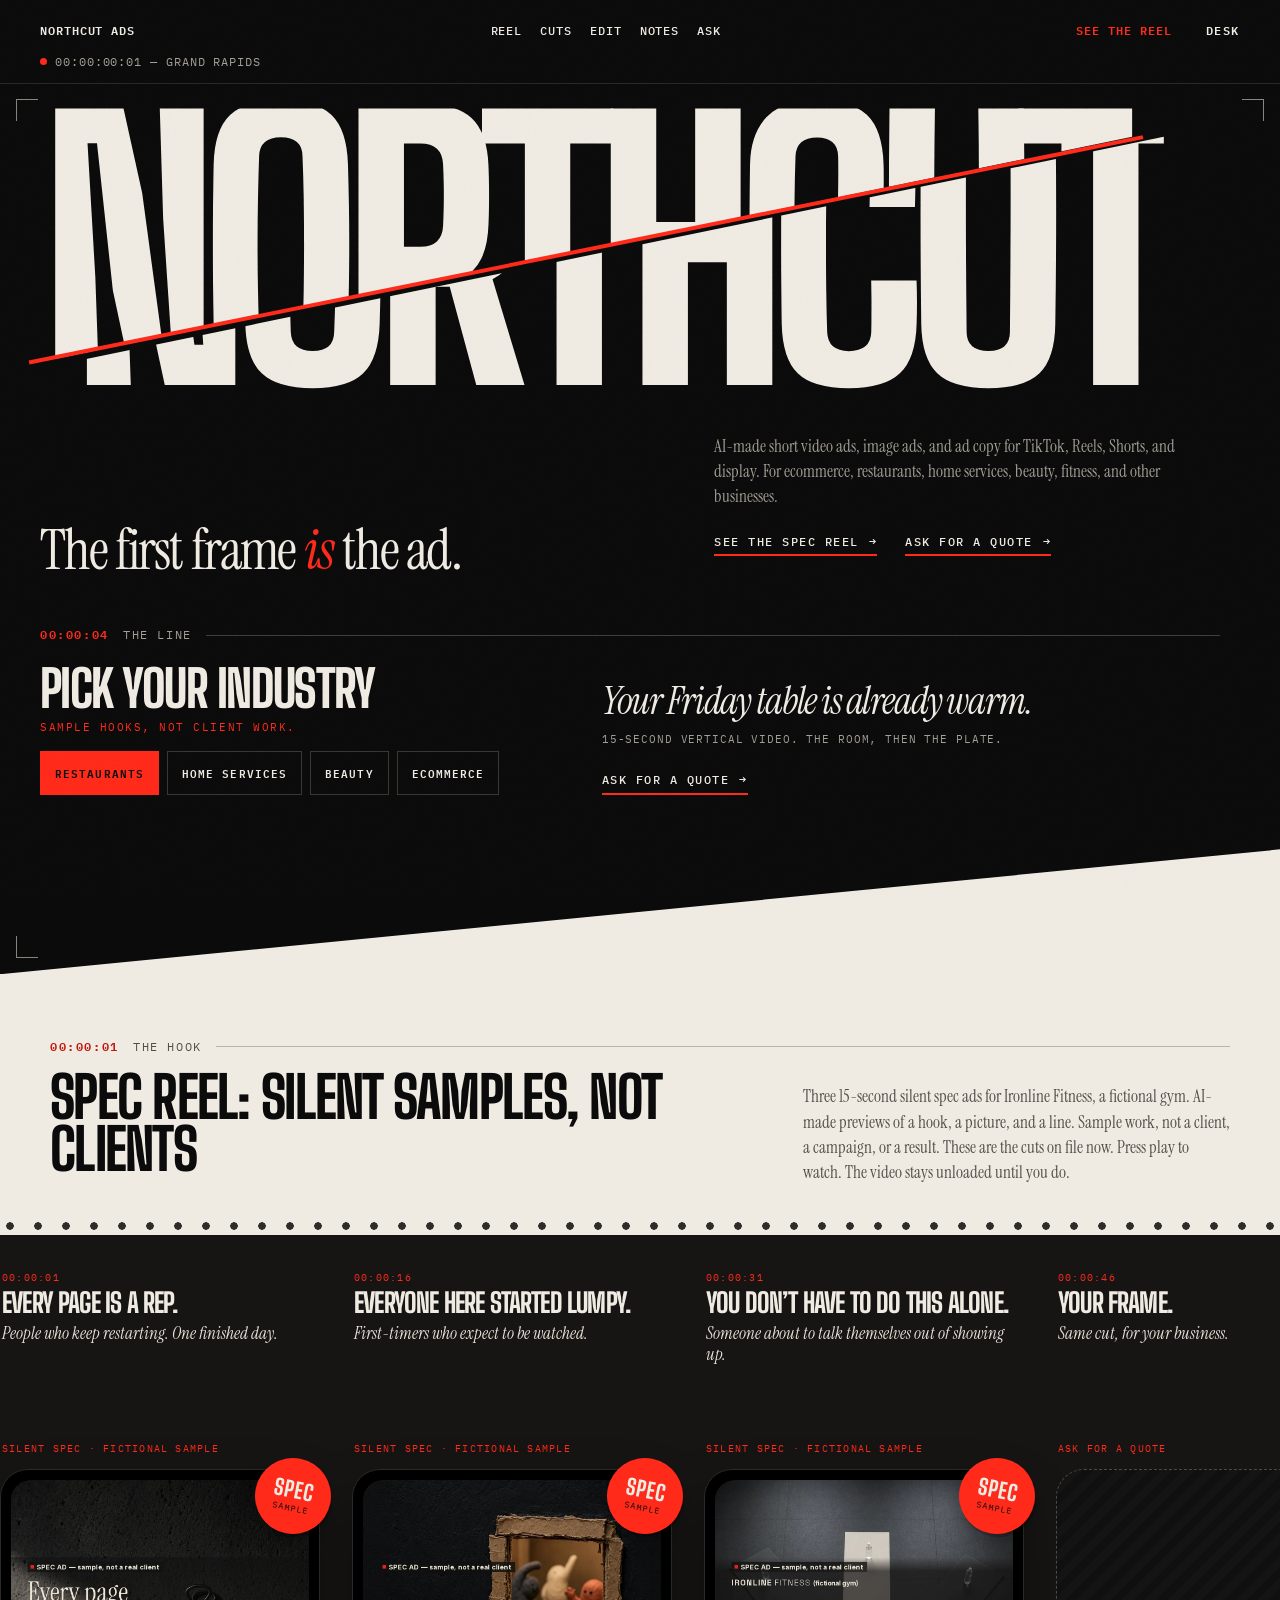
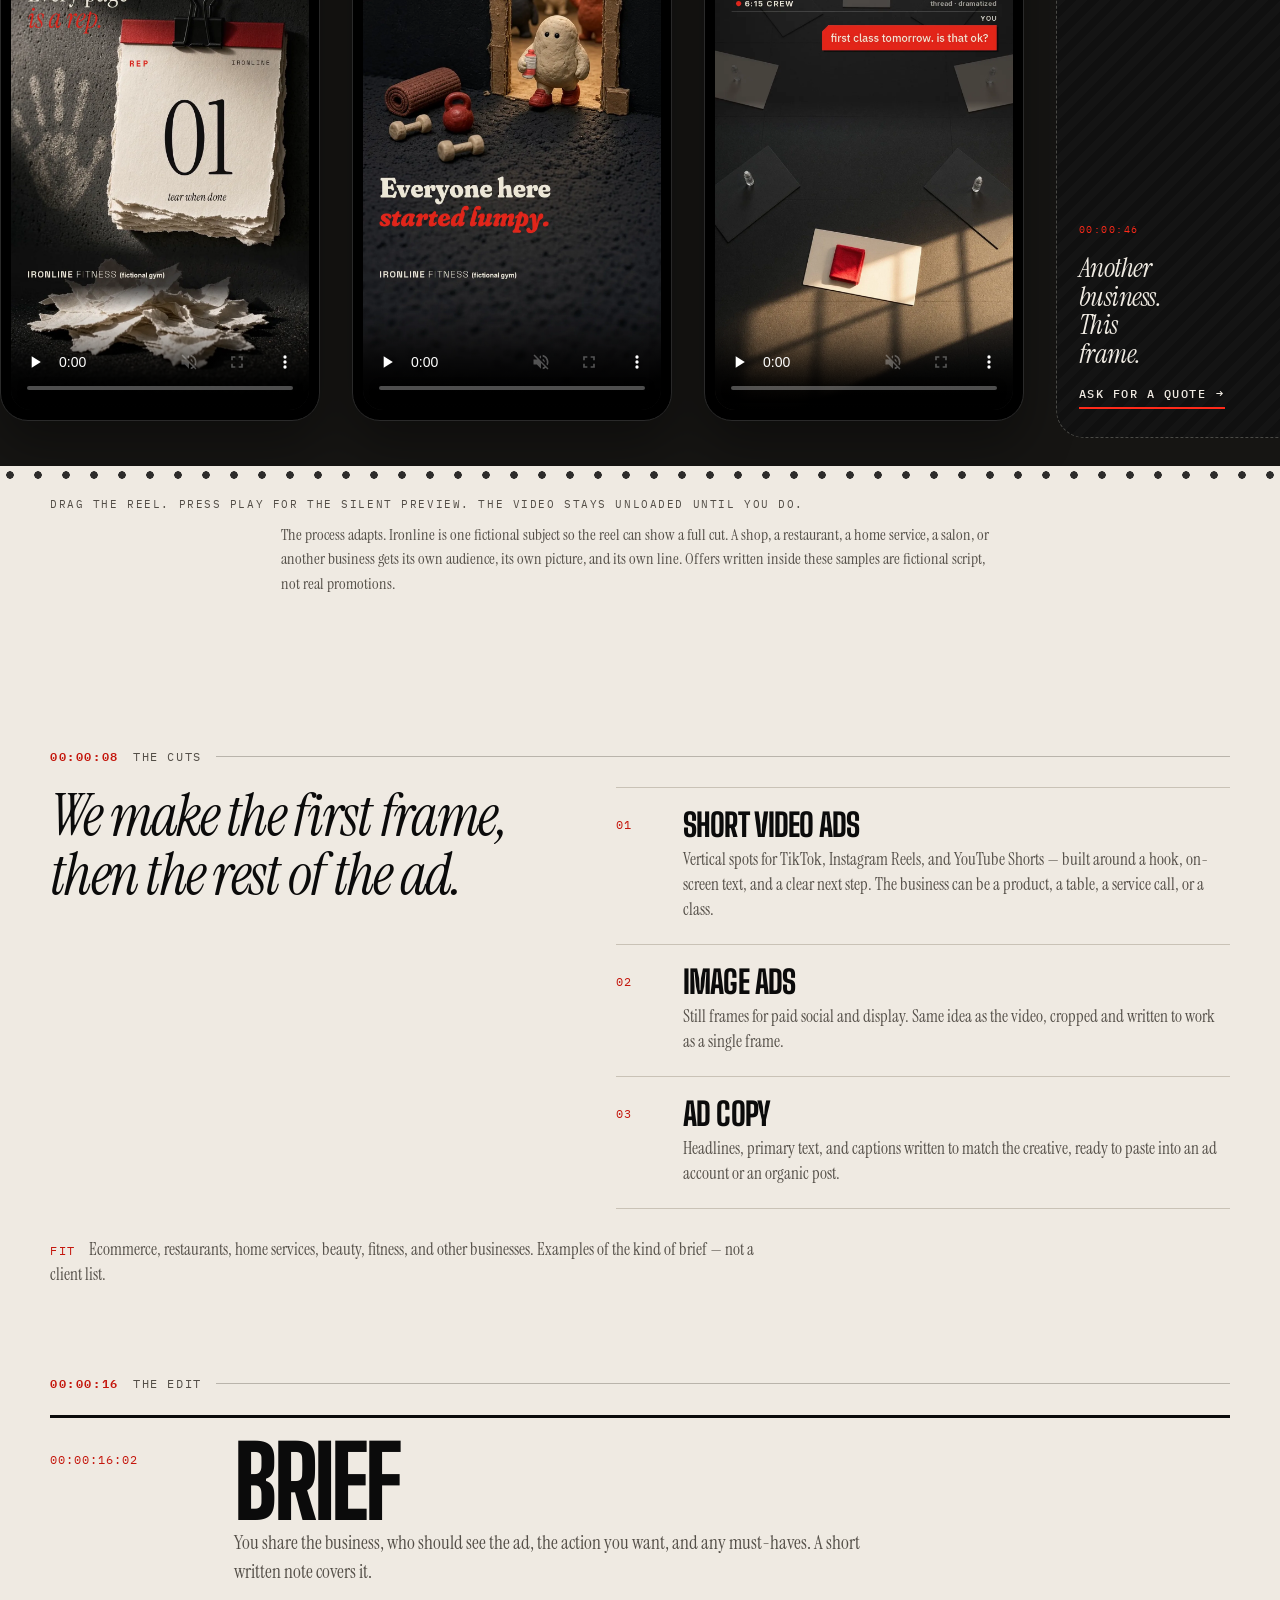
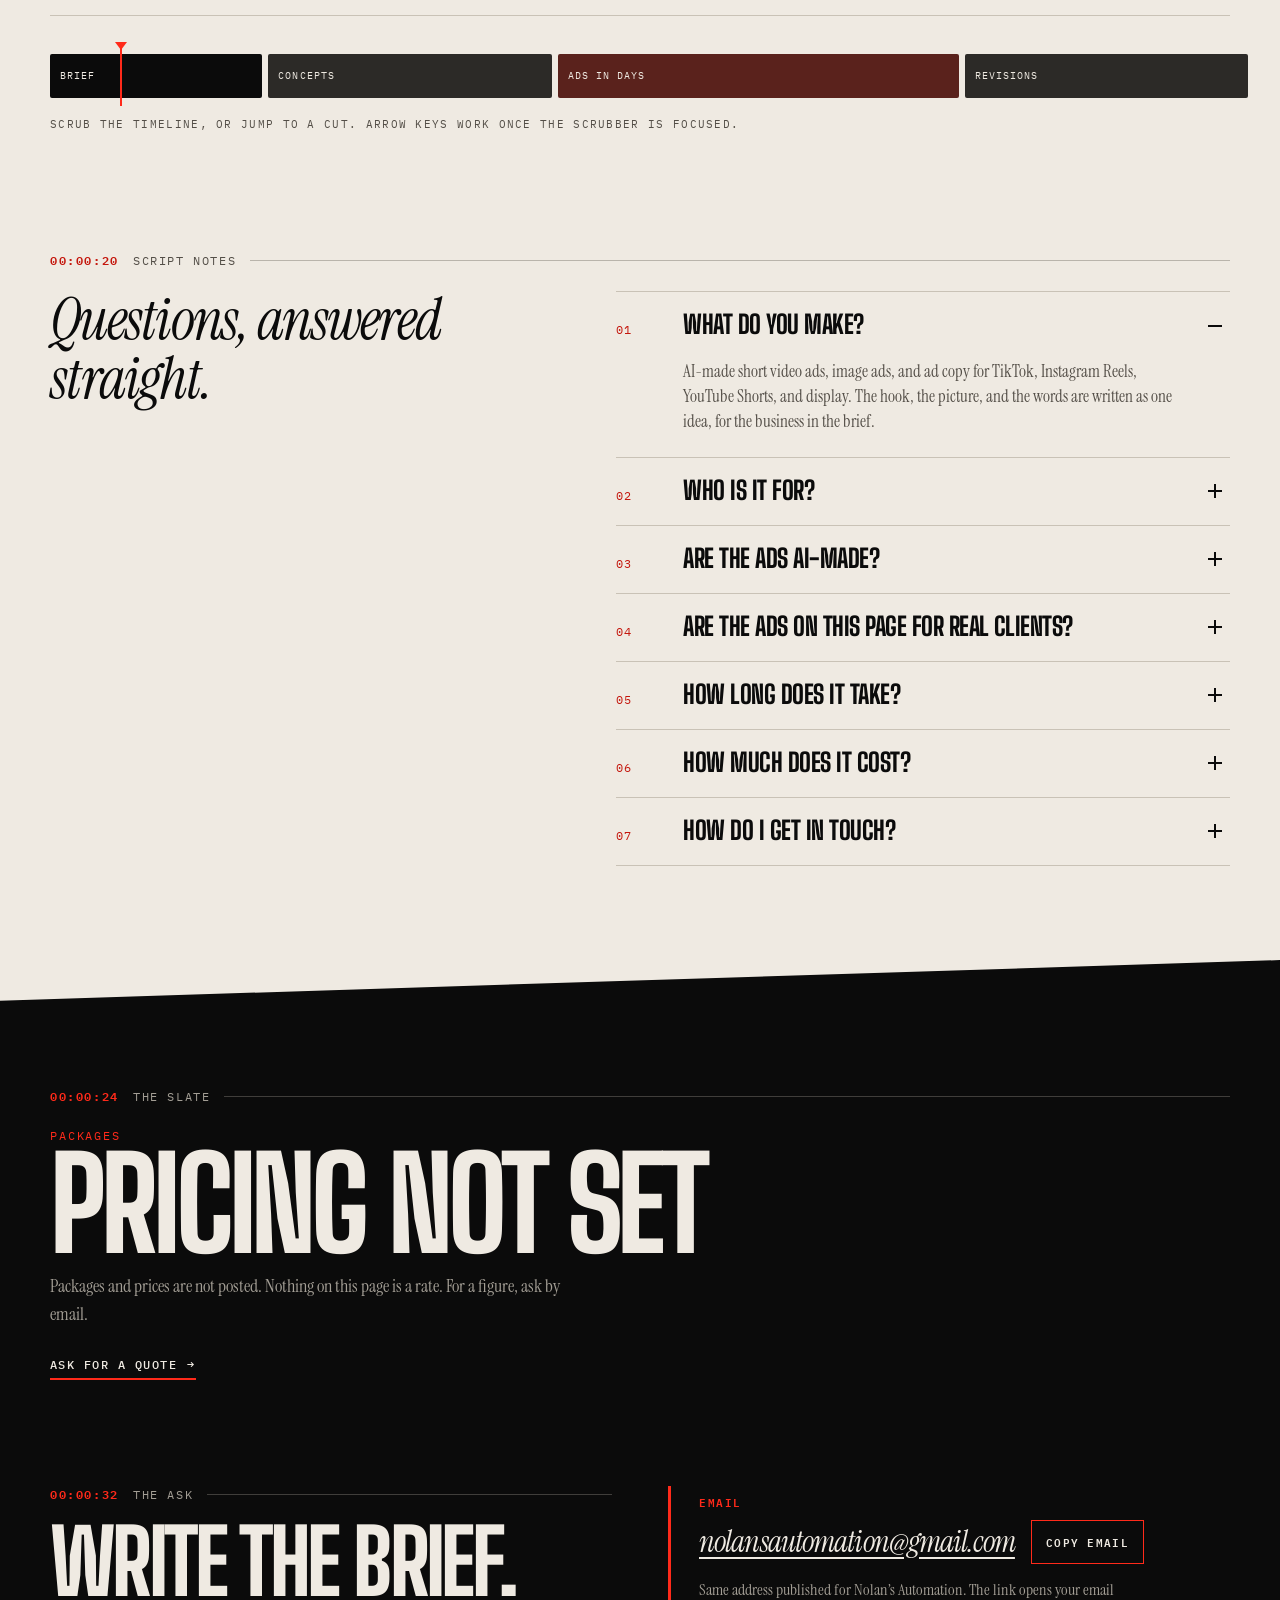
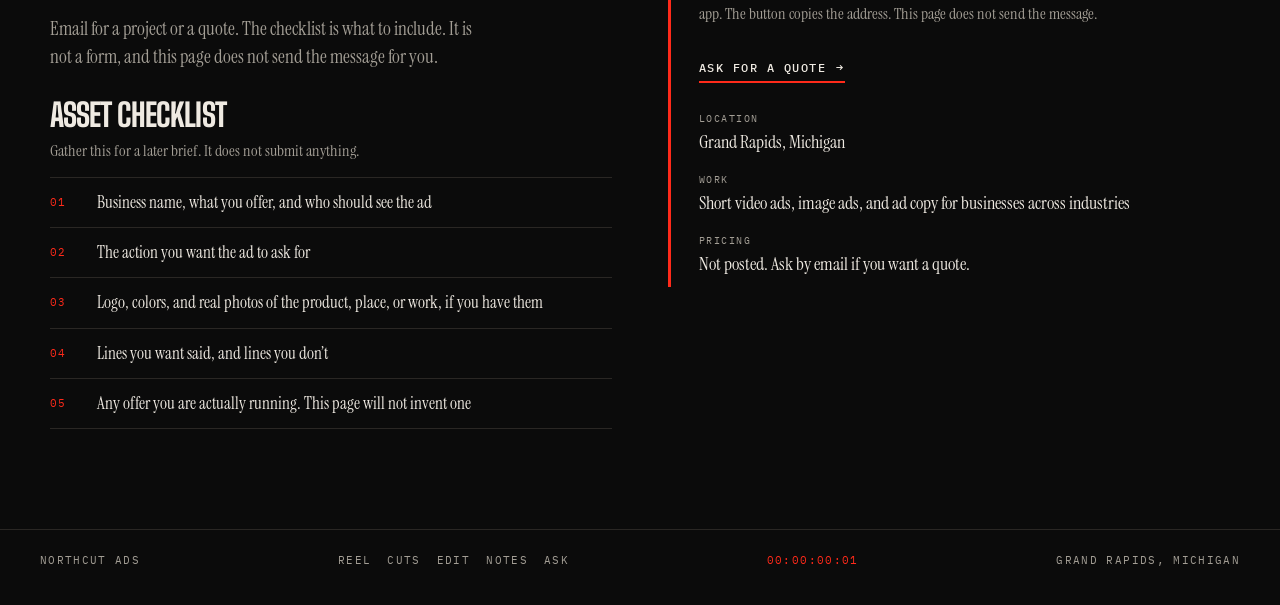
<file: index.html>
<!DOCTYPE html>
<html lang="en">
<head>
  <meta charset="utf-8">
  <meta name="viewport" content="width=device-width, initial-scale=1">
  <title>Northcut Ads — The first frame is the ad</title>
  <meta name="description" content="Northcut Ads makes AI-made short video ads, image ads, and ad copy for TikTok, Reels, Shorts, and display. For businesses across industries. Grand Rapids, Michigan.">
  <meta name="format-detection" content="telephone=no, email=no, date=no, address=no">
  <link rel="canonical" href="https://nolansautomation-star.github.io/northcutads/">
  <meta name="theme-color" content="#0B0B0B">
  <link rel="icon" href="assets/favicon.svg" type="image/svg+xml">
  <link rel="apple-touch-icon" href="assets/apple-touch-icon.png">
  <meta property="og:title" content="Northcut Ads — The first frame is the ad">
  <meta property="og:description" content="AI-made short video ads, image ads, and ad copy for TikTok, Reels, Shorts, and display. For businesses across industries. Grand Rapids, Michigan.">
  <meta property="og:type" content="website">
  <meta property="og:url" content="https://nolansautomation-star.github.io/northcutads/">
  <meta property="og:image" content="https://nolansautomation-star.github.io/northcutads/assets/og-image.png">
  <meta property="og:image:width" content="1200">
  <meta property="og:image:height" content="630">
  <meta property="og:image:alt" content="NORTHCUT wordmark with a red diagonal cut, and the line The first frame is the ad.">
  <meta name="twitter:card" content="summary_large_image">
  <meta name="twitter:title" content="Northcut Ads — The first frame is the ad">
  <meta name="twitter:description" content="AI-made short video ads, image ads, and ad copy for TikTok, Reels, Shorts, and display. For businesses across industries. Grand Rapids, Michigan.">
  <meta name="twitter:image" content="https://nolansautomation-star.github.io/northcutads/assets/og-image.png">
  <link rel="preconnect" href="https://fonts.googleapis.com">
  <link rel="preconnect" href="https://fonts.gstatic.com" crossorigin>
  <link href="https://fonts.googleapis.com/css2?family=Big+Shoulders+Display:wght@600;700;800;900&family=IBM+Plex+Mono:wght@400;500;600&family=Instrument+Serif:ital@0;1&display=swap" rel="stylesheet">
  <script>document.documentElement.classList.add("js")</script>
  <link rel="stylesheet" href="assets/styles.css">
  <link rel="stylesheet" href="assets/chat.css">
  <script type="application/ld+json">
{
  "@context": "https://schema.org",
  "@type": "FAQPage",
  "mainEntity": [
    {
      "@type": "Question",
      "name": "What do you make?",
      "acceptedAnswer": {
        "@type": "Answer",
        "text": "AI-made short video ads, image ads, and ad copy for TikTok, Instagram Reels, YouTube Shorts, and display. The hook, the picture, and the words are written as one idea, for the business in the brief."
      }
    },
    {
      "@type": "Question",
      "name": "Who is it for?",
      "acceptedAnswer": {
        "@type": "Answer",
        "text": "Businesses that need short ads, across industries. Ecommerce, restaurants, home services, beauty, and fitness are examples of the kind of work, not a client list. Northcut is based in Grand Rapids, Michigan. A gym is one kind of brief among those others."
      }
    },
    {
      "@type": "Question",
      "name": "Are the ads AI-made?",
      "acceptedAnswer": {
        "@type": "Answer",
        "text": "Yes. The work is built around real brand assets you provide. We don’t create fake people posed as real customers or staff, and we label the work where a platform requires it."
      }
    },
    {
      "@type": "Question",
      "name": "Are the ads on this page for real clients?",
      "acceptedAnswer": {
        "@type": "Answer",
        "text": "No. They are silent 15-second spec previews for Ironline Fitness, a fictional gym, made to show the process. They are not client work and they are not results. Any offer written inside a sample is fictional script, not a real promotion and not a Northcut offer. For a different business, the hook, the picture, and the line are adapted."
      }
    },
    {
      "@type": "Question",
      "name": "How long does it take?",
      "acceptedAnswer": {
        "@type": "Answer",
        "text": "Usually a few days, not weeks. That is a general sense of how the work moves, not a guaranteed deadline."
      }
    },
    {
      "@type": "Question",
      "name": "How much does it cost?",
      "acceptedAnswer": {
        "@type": "Answer",
        "text": "Prices are not set. No packages are posted. Email nolansautomation@gmail.com and ask for a quote. Nothing on this page is a rate."
      }
    },
    {
      "@type": "Question",
      "name": "How do I get in touch?",
      "acceptedAnswer": {
        "@type": "Answer",
        "text": "Email nolansautomation@gmail.com. The address is a mail link, and there is a copy button beside it. Use either one for a project note or a quote. This page does not send the message for you, and it has no form."
      }
    }
  ]
}
  </script>
</head>
<body>
  <a class="skip" href="#main">Skip to content</a>
  <div class="grain" aria-hidden="true"></div>

  <header class="mast">
    <a class="wordmark" href="#top">Northcut&nbsp;Ads</a>
    <nav class="mast-nav" aria-label="On this page">
      <a href="#work">Reel</a>
      <a href="#services">Cuts</a>
      <a href="#how">Edit</a>
      <a href="#faq">Notes</a>
      <a href="#contact">Ask</a>
    </nav>
    <div class="mast-actions">
      <a class="mast-cta" href="#work">See the reel</a>
    </div>
    <p class="mast-tc"><span class="rec" aria-hidden="true"></span> 00:00:00:01 — Grand Rapids</p>
  </header>

  <main id="main" tabindex="-1">
    <section class="hero" id="top" tabindex="-1">
      <div class="viewfinder" aria-hidden="true">
        <span class="vf vf-tl"></span>
        <span class="vf vf-tr"></span>
        <span class="vf vf-bl"></span>
        <span class="vf vf-br"></span>
      </div>

      <div class="wordcut-wrap" aria-hidden="true">
        <div class="wordcut">
          <span class="wordcut-top">NORTHCUT</span>
          <span class="wordcut-bot">NORTHCUT</span>
          <svg class="wordcut-line" viewBox="0 0 100 100" preserveAspectRatio="none" aria-hidden="true">
            <line x1="-1" y1="90" x2="101" y2="10" stroke="#FF2A1A" stroke-width="4" vector-effect="non-scaling-stroke"/>
          </svg>
        </div>
      </div>
      <h1 class="sr-only">Northcut Ads. The first frame is the ad.</h1>

      <div class="hero-grid">
        <p class="hero-line">The first frame <em>is</em> the ad.</p>
        <div class="hero-copy">
          <p>AI-made short video ads, image ads, and ad copy for TikTok, Reels, Shorts, and display. For ecommerce, restaurants, home services, beauty, fitness, and other businesses.</p>
          <p class="hero-actions">
            <a class="cut-link" href="#work">See the spec reel <span aria-hidden="true">→</span></a>
            <a class="cut-link" href="#contact">Ask for a quote <span aria-hidden="true">→</span></a>
          </p>
        </div>
      </div>

      <div class="picks" id="industries">
        <p class="tc-label"><span>00:00:04</span> The line</p>
        <div class="picks-grid">
          <div>
            <h2 class="picks-title" id="picks-title">Pick your industry</h2>
            <p class="picks-flag">Sample hooks, not client work.</p>
            <div class="picks-chips" role="group" aria-labelledby="picks-title">
              <button type="button" class="pick is-on" aria-pressed="true" aria-controls="hook-restaurants">Restaurants</button>
              <button type="button" class="pick" aria-pressed="false" aria-controls="hook-homes">Home services</button>
              <button type="button" class="pick" aria-pressed="false" aria-controls="hook-beauty">Beauty</button>
              <button type="button" class="pick" aria-pressed="false" aria-controls="hook-ecom">Ecommerce</button>
            </div>
          </div>
          <div>
            <ul class="picks-hooks" aria-live="polite">
              <li id="hook-restaurants" class="is-on">
                <p class="picks-hook">Your Friday table is already warm.</p>
                <p class="picks-format">15-second vertical video. The room, then the plate.</p>
              </li>
              <li id="hook-homes">
                <p class="picks-hook">The quote shows up before the sawdust settles.</p>
                <p class="picks-format">15-second vertical video. One job, one frame at a time.</p>
              </li>
              <li id="hook-beauty">
                <p class="picks-hook">Walk in tired. Walk out on schedule.</p>
                <p class="picks-format">15-second vertical video. The chair and the clock.</p>
              </li>
              <li id="hook-ecom">
                <p class="picks-hook">The box opens in the first second.</p>
                <p class="picks-format">15-second vertical video. Hands, box, product.</p>
              </li>
            </ul>
            <p class="picks-ask"><a class="cut-link" href="mailto:nolansautomation@gmail.com?subject=Northcut%20Ads%20quote">Ask for a quote <span aria-hidden="true">→</span></a></p>
          </div>
        </div>
      </div>
    </section>

    <section class="reel-section" id="work" tabindex="-1">
      <div class="reel-head">
        <p class="tc-label"><span>00:00:01</span> The hook</p>
        <div>
          <h2>Spec reel: silent samples, not clients</h2>
          <p class="reel-note">Three 15-second silent spec ads for Ironline Fitness, a fictional gym. AI-made previews of a hook, a picture, and a line. Sample work, not a client, a campaign, or a result. These are the cuts on file now. Press play to watch. The video stays unloaded until you do.</p>
        </div>
      </div>

      <div class="sprockets" aria-hidden="true"></div>
      <div class="reel" tabindex="0" role="region" aria-label="Spec reel of three silent sample ads" aria-describedby="reel-hint">
        <figure class="phone">
          <figcaption>
            <span class="cap-tc">00:00:01</span>
            <strong>Every page is a rep.</strong>
            <span class="cap-angle">People who keep restarting. One finished day.</span>
            <span class="cap-meta">Silent spec · Fictional sample</span>
          </figcaption>
          <div class="bezel">
            <div class="sticker" aria-hidden="true"><strong>SPEC</strong><em>sample</em></div>
            <video class="reel-video" controls playsinline preload="none" muted poster="assets/portfolio/ad1_every_page_poster.webp" width="1080" height="1920" aria-label="Silent spec preview. Every page is a rep. A tear-off calendar. Fictional Ironline Fitness, not a real client.">
              <source src="assets/portfolio/ad1_every_page_9x16.mp4" type="video/mp4">
              Silent spec preview. A tear-off calendar. On-screen line: Every page is a rep. Ironline Fitness, a fictional gym.
            </video>
          </div>
        </figure>

        <figure class="phone">
          <figcaption>
            <span class="cap-tc">00:00:16</span>
            <strong>Everyone here started lumpy.</strong>
            <span class="cap-angle">First-timers who expect to be watched.</span>
            <span class="cap-meta">Silent spec · Fictional sample</span>
          </figcaption>
          <div class="bezel">
            <div class="sticker" aria-hidden="true"><strong>SPEC</strong><em>sample</em></div>
            <video class="reel-video" controls playsinline preload="none" muted poster="assets/portfolio/ad2_started_lumpy_poster.webp" width="1080" height="1920" aria-label="Silent spec preview. Everyone here started lumpy. Clay figures at a doorway. Fictional Ironline Fitness, not a real client.">
              <source src="assets/portfolio/ad2_started_lumpy_9x16.mp4" type="video/mp4">
              Silent spec preview. Clay figures at a doorway. On-screen line: Everyone here started lumpy. Ironline Fitness, a fictional gym.
            </video>
          </div>
        </figure>

        <figure class="phone">
          <figcaption>
            <span class="cap-tc">00:00:31</span>
            <strong>You don’t have to do this alone.</strong>
            <span class="cap-angle">Someone about to talk themselves out of showing up.</span>
            <span class="cap-meta">Silent spec · Fictional sample</span>
          </figcaption>
          <div class="bezel">
            <div class="sticker" aria-hidden="true"><strong>SPEC</strong><em>sample</em></div>
            <video class="reel-video" controls playsinline preload="none" muted poster="assets/portfolio/ad3_crew_thread_poster.webp" width="1080" height="1920" aria-label="Silent spec preview. You don’t have to do this alone. A crew thread and a saved mat. Fictional Ironline Fitness, not a real client.">
              <source src="assets/portfolio/ad3_crew_thread_9x16.mp4" type="video/mp4">
              Silent spec preview. A crew thread and a saved mat. On-screen line: You don’t have to do this alone. Ironline Fitness, a fictional gym.
            </video>
          </div>
        </figure>

        <a class="phone phone-empty" href="mailto:nolansautomation@gmail.com?subject=Northcut%20Ads%20quote">
          <span class="empty-lead">
            <span class="cap-tc">00:00:46</span>
            <span class="empty-title">Your frame.</span>
            <span class="cap-angle">Same cut, for your business.</span>
            <span class="cap-meta">Ask for a quote</span>
          </span>
          <div class="bezel bezel-empty">
            <span class="empty-tc">00:00:46</span>
            <span class="empty-copy">Another business. This frame.</span>
            <span class="cut-link">Ask for a quote <span aria-hidden="true">→</span></span>
          </div>
        </a>
      </div>
      <div class="sprockets" aria-hidden="true"></div>
      <p class="reel-hint" id="reel-hint">Drag the reel. Press play for the silent preview. The video stays unloaded until you do.</p>
      <p class="reel-adapt">The process adapts. Ironline is one fictional subject so the reel can show a full cut. A shop, a restaurant, a home service, a salon, or another business gets its own audience, its own picture, and its own line. Offers written inside these samples are fictional script, not real promotions.</p>
    </section>

    <section class="cuts" id="services" tabindex="-1">
      <div class="wrap">
        <p class="tc-label"><span>00:00:08</span> The cuts</p>
        <div class="cuts-grid">
          <p class="cuts-lead">We make the first frame, then the rest of the ad.</p>
          <ol class="shotlist">
            <li>
              <span class="shot-n">01</span>
              <div>
                <h2>Short video ads</h2>
                <p>Vertical spots for TikTok, Instagram Reels, and YouTube Shorts — built around a hook, on-screen text, and a clear next step. The business can be a product, a table, a service call, or a class.</p>
              </div>
            </li>
            <li>
              <span class="shot-n">02</span>
              <div>
                <h2>Image ads</h2>
                <p>Still frames for paid social and display. Same idea as the video, cropped and written to work as a single frame.</p>
              </div>
            </li>
            <li>
              <span class="shot-n">03</span>
              <div>
                <h2>Ad copy</h2>
                <p>Headlines, primary text, and captions written to match the creative, ready to paste into an ad account or an organic post.</p>
              </div>
            </li>
          </ol>
        </div>
        <p class="fit-line"><span>Fit</span> Ecommerce, restaurants, home services, beauty, fitness, and other businesses. Examples of the kind of brief — not a client list.</p>
      </div>
    </section>

    <section class="edit" id="how" tabindex="-1">
      <div class="wrap">
        <p class="tc-label"><span>00:00:16</span> The edit</p>
        <div class="monitor" aria-live="polite">
          <p class="monitor-tc" id="monitor-tc">00:00:16:02</p>
          <h2 id="monitor-title">Brief</h2>
          <p id="monitor-copy">You share the business, who should see the ad, the action you want, and any must-haves. A short written note covers it.</p>
        </div>

        <div class="timeline">
          <label class="sr-only" for="scrub">Scrub the process timeline</label>
          <div class="clips">
            <button type="button" class="clip clip-brief is-active" data-start="0" data-end="22" aria-pressed="true">Brief</button>
            <button type="button" class="clip clip-concepts" data-start="22" data-end="48" aria-pressed="false">Concepts</button>
            <button type="button" class="clip clip-ads" data-start="48" data-end="78" aria-pressed="false">Ads in days</button>
            <button type="button" class="clip clip-rev" data-start="78" data-end="101" aria-pressed="false">Revisions</button>
          </div>
          <div class="playhead" id="playhead" aria-hidden="true"></div>
          <input class="sr-only" type="range" id="scrub" min="0" max="100" value="6" step="1" aria-valuetext="Brief">
        </div>
        <p class="timeline-hint">Scrub the timeline, or jump to a cut. Arrow keys work once the scrubber is focused.</p>
      </div>
    </section>

    <section class="notes" id="faq" aria-labelledby="faq-title" tabindex="-1">
      <div class="wrap">
        <p class="tc-label"><span>00:00:20</span> Script notes</p>
        <div class="notes-grid">
          <h2 class="notes-lead" id="faq-title">Questions, answered straight.</h2>
          <div class="notes-list">
          <details class="note" open>
            <summary><span class="note-n">01</span><span class="note-q">What do you make?</span><span class="note-x" aria-hidden="true"></span></summary>
            <p>AI-made short video ads, image ads, and ad copy for TikTok, Instagram Reels, YouTube Shorts, and display. The hook, the picture, and the words are written as one idea, for the business in the brief.</p>
          </details>
          <details class="note">
            <summary><span class="note-n">02</span><span class="note-q">Who is it for?</span><span class="note-x" aria-hidden="true"></span></summary>
            <p>Businesses that need short ads, across industries. Ecommerce, restaurants, home services, beauty, and fitness are examples of the kind of work, not a client list. Northcut is based in Grand Rapids, Michigan. A gym is one kind of brief among those others.</p>
          </details>
          <details class="note">
            <summary><span class="note-n">03</span><span class="note-q">Are the ads AI-made?</span><span class="note-x" aria-hidden="true"></span></summary>
            <p>Yes. The work is built around real brand assets you provide. We don’t create fake people posed as real customers or staff, and we label the work where a platform requires it.</p>
          </details>
          <details class="note">
            <summary><span class="note-n">04</span><span class="note-q">Are the ads on this page for real clients?</span><span class="note-x" aria-hidden="true"></span></summary>
            <p>No. They are silent 15-second spec previews for Ironline Fitness, a fictional gym, made to show the process. They are not client work and they are not results. Any offer written inside a sample is fictional script, not a real promotion and not a Northcut offer. For a different business, the hook, the picture, and the line are adapted.</p>
          </details>
          <details class="note">
            <summary><span class="note-n">05</span><span class="note-q">How long does it take?</span><span class="note-x" aria-hidden="true"></span></summary>
            <p>Usually a few days, not weeks. That is a general sense of how the work moves, not a guaranteed deadline.</p>
          </details>
          <details class="note">
            <summary><span class="note-n">06</span><span class="note-q">How much does it cost?</span><span class="note-x" aria-hidden="true"></span></summary>
            <p>Prices are not set. No packages are posted. Email nolansautomation@gmail.com and ask for a quote. Nothing on this page is a rate.</p>
          </details>
          <details class="note">
            <summary><span class="note-n">07</span><span class="note-q">How do I get in touch?</span><span class="note-x" aria-hidden="true"></span></summary>
            <p>Email nolansautomation@gmail.com. The address is a mail link, and there is a copy button beside it. Use either one for a project note or a quote. This page does not send the message for you, and it has no form.</p>
          </details>
          </div>
        </div>
      </div>
    </section>

    <section class="slate" id="packages" tabindex="-1">
      <div class="wrap slate-inner">
        <p class="tc-label"><span>00:00:24</span> The slate</p>
        <p class="slate-kicker">Packages</p>
        <p class="slate-title">Pricing not set</p>
        <p class="slate-note">Packages and prices are not posted. Nothing on this page is a rate. For a figure, ask by email.</p>
        <p class="slate-cta"><a class="cut-link" href="mailto:nolansautomation@gmail.com?subject=Northcut%20Ads%20quote">Ask for a quote <span aria-hidden="true">→</span></a></p>
      </div>
    </section>

    <section class="ask" id="contact" tabindex="-1">
      <div class="wrap ask-grid">
        <div>
          <p class="tc-label"><span>00:00:32</span> The ask</p>
          <h2>Write the brief.</h2>
          <p class="ask-lead">Email for a project or a quote. The checklist is what to include. It is not a form, and this page does not send the message for you.</p>
          <div class="checklist">
            <h3>Asset checklist</h3>
            <p>Gather this for a later brief. It does not submit anything.</p>
            <ol>
              <li><span>01</span> Business name, what you offer, and who should see the ad</li>
              <li><span>02</span> The action you want the ad to ask for</li>
              <li><span>03</span> Logo, colors, and real photos of the product, place, or work, if you have them</li>
              <li><span>04</span> Lines you want said, and lines you don’t</li>
              <li><span>05</span> Any offer you are actually running. This page will not invent one</li>
            </ol>
          </div>
        </div>
        <div class="ask-panel">
          <p class="placeholder-flag">Email</p>
          <div class="mail-row">
            <a class="ask-mail" href="mailto:nolansautomation@gmail.com">nolansautomation@gmail.com</a>
            <button type="button" class="copy-mail" data-copy-email="nolansautomation@gmail.com">Copy email</button>
            <span class="copy-status" role="status" aria-live="polite"></span>
          </div>
          <p class="placeholder-note">Same address published for Nolan’s Automation. The link opens your email app. The button copies the address. This page does not send the message.</p>
          <a class="cut-link ask-quote" href="mailto:nolansautomation@gmail.com?subject=Northcut%20Ads%20quote">Ask for a quote <span aria-hidden="true">→</span></a>
          <dl class="ask-meta">
            <div><dt>Location</dt><dd>Grand Rapids, Michigan</dd></div>
            <div><dt>Work</dt><dd>Short video ads, image ads, and ad copy for businesses across industries</dd></div>
            <div><dt>Pricing</dt><dd>Not posted. Ask by email if you want a quote.</dd></div>
          </dl>
        </div>
      </div>
    </section>
  </main>

  <footer class="colophon">
    <span>Northcut Ads</span>
    <nav class="colophon-nav" aria-label="Footer">
      <a href="#work">Reel</a>
      <a href="#services">Cuts</a>
      <a href="#how">Edit</a>
      <a href="#faq">Notes</a>
      <a href="#contact">Ask</a>
    </nav>
    <span class="colophon-tc">00:00:00:01</span>
    <span>Grand Rapids, Michigan</span>
  </footer>

  <script src="assets/edit.js"></script>
  <script src="assets/chat.js" defer></script>
</body>
</html>
</file>
<file: assets/styles.css>
/* Northcut Ads — editorial / first-frame */
:root {
  --ink: #0b0b0b;
  --ink-2: #161513;
  --paper: #efeae2;
  --paper-2: #e4ddd2;
  --red: #ff2a1a;
  --red-deep: #d01810;
  --red-paper: #c4160c;
  --mute-dark: #a39e95;
  --mute-paper: #534e47;
  --mast: 88px;
  --bezel: #1a1a1a;
  --display: "Big Shoulders Display", "Arial Narrow", sans-serif;
  --serif: "Instrument Serif", "Times New Roman", serif;
  --mono: "IBM Plex Mono", "ui-monospace", monospace;
  --max: 1180px;
}

*, *::before, *::after { box-sizing: border-box; }

html {
  scroll-behavior: smooth;
  background: var(--paper);
  color: var(--ink);
  overflow-x: clip;
}

body {
  margin: 0;
  font-family: var(--serif);
  font-size: 1.15rem;
  line-height: 1.5;
  background: var(--paper);
  color: var(--ink);
  -webkit-font-smoothing: antialiased;
  text-rendering: optimizeLegibility;
}
body.nc-chat-lock { overflow: hidden; }

img { display: block; max-width: 100%; height: auto; }
a { color: inherit; }
em { font-style: italic; }
button, input { font: inherit; }

.sr-only {
  position: absolute;
  width: 1px;
  height: 1px;
  padding: 0;
  margin: -1px;
  overflow: hidden;
  clip: rect(0,0,0,0);
  white-space: nowrap;
  border: 0;
}

.skip {
  position: absolute;
  left: 16px;
  top: -48px;
  z-index: 100;
  background: var(--ink);
  color: var(--paper);
  padding: 8px 12px;
  font-family: var(--mono);
  font-size: 0.8rem;
  text-decoration: none;
}
.skip:focus { top: 16px; }

main, section { scroll-margin-top: calc(var(--mast) + 12px); }

/* Viewfinder + grain */
.viewfinder {
  position: absolute;
  inset: 16px;
  pointer-events: none;
  z-index: 5;
}
.vf {
  position: absolute;
  width: 22px;
  height: 22px;
  border: 0 solid rgba(239, 234, 226, 0.55);
}
.vf-tl { top: 0; left: 0; border-top-width: 1px; border-left-width: 1px; }
.vf-tr { top: 0; right: 0; border-top-width: 1px; border-right-width: 1px; }
.vf-bl { bottom: 0; left: 0; border-bottom-width: 1px; border-left-width: 1px; }
.vf-br { bottom: 0; right: 0; border-bottom-width: 1px; border-right-width: 1px; }

.grain {
  position: fixed;
  inset: 0;
  pointer-events: none;
  z-index: 80;
  background-image: url("grain.png");
  background-size: 180px 180px;
  opacity: 0.07;
  mix-blend-mode: overlay;
}

/* Masthead — sticks, so the reel, cuts, notes, and ask stay reachable */
.mast {
  position: sticky;
  top: 0;
  z-index: 40;
  display: grid;
  grid-template-columns: auto 1fr auto;
  grid-template-areas:
    "mark nav cta"
    "tc tc tc";
  gap: 8px 28px;
  align-items: center;
  padding: 16px 40px 12px;
  background: var(--ink);
  color: var(--paper);
  box-shadow: 0 1px 0 #2a2724;
  font-family: var(--mono);
  font-size: 0.72rem;
  letter-spacing: 0.08em;
  text-transform: uppercase;
}
.wordmark {
  grid-area: mark;
  text-decoration: none;
  font-weight: 600;
  color: var(--paper);
}
.mast-nav {
  grid-area: nav;
  display: flex;
  flex-wrap: wrap;
  justify-content: center;
  gap: 4px 18px;
}
.mast-nav a {
  text-decoration: none;
  color: var(--paper);
  font-weight: 500;
  padding: 6px 0;
}
.mast-nav a:hover { color: var(--red); }
.mast-actions {
  grid-area: cta;
  display: flex;
  align-items: center;
  justify-content: flex-end;
  gap: 18px;
}
.mast-cta {
  text-decoration: none;
  color: var(--red);
  font-weight: 600;
  padding: 6px 0;
}
.mast-tc {
  grid-area: tc;
  margin: 0;
  color: var(--mute-dark);
  display: flex;
  align-items: center;
  gap: 8px;
}
.rec {
  width: 7px;
  height: 7px;
  border-radius: 50%;
  background: var(--red);
  display: inline-block;
  box-shadow: 0 0 0 0 rgba(255, 42, 26, 0.6);
  animation: rec 1.8s ease-out infinite;
}
:focus-visible {
  outline: 2px solid var(--red-paper);
  outline-offset: 3px;
}
.mast a:focus-visible,
.reel-video:focus-visible,
.phone-empty:focus-visible {
  outline: 2px solid var(--red);
  outline-offset: 3px;
}

@keyframes rec {
  0% { box-shadow: 0 0 0 0 rgba(255, 42, 26, 0.55); }
  70% { box-shadow: 0 0 0 8px rgba(255, 42, 26, 0); }
  100% { box-shadow: 0 0 0 0 rgba(255, 42, 26, 0); }
}

/* Hero */
.hero {
  position: relative;
  background: var(--ink);
  color: var(--paper);
  padding: 18px 40px 14vw;
  min-height: auto;
  overflow: clip;
  clip-path: polygon(0 0, 100% 0, 100% 86%, 0 100%);
  z-index: 2;
}

.wordcut-wrap {
  overflow: visible;
  width: 100%;
  margin: 8px 0 3.2vw;
}

.wordcut {
  position: relative;
  display: inline-block;
  max-width: 100%;
  font-family: var(--display);
  font-weight: 800;
  font-size: clamp(5.6rem, 28vw, 22rem);
  line-height: 0.8;
  letter-spacing: -0.055em;
  text-transform: uppercase;
  color: var(--paper);
  user-select: none;
  white-space: nowrap;
}

.wordcut-top,
.wordcut-bot {
  display: block;
  white-space: nowrap;
}

.wordcut-top {
  clip-path: polygon(0 0, 100% 0, 100% 10%, 0 90%);
}

.wordcut-bot {
  position: absolute;
  left: 0;
  top: 0;
  clip-path: polygon(0 90%, 100% 10%, 100% 100%, 0 100%);
  transform: translateX(0.09em);
}

.wordcut-line {
  position: absolute;
  inset: 0;
  width: 100%;
  height: 100%;
  overflow: visible;
  pointer-events: none;
  z-index: 2;
}

.hero-grid {
  display: grid;
  grid-template-columns: minmax(0, 1.1fr) minmax(0, 0.9fr);
  gap: 32px 56px;
  align-items: end;
  width: min(var(--max), 100%);
}

.hero-line {
  margin: 0;
  font-family: var(--serif);
  font-size: clamp(2.1rem, 4.4vw, 3.6rem);
  line-height: 1.02;
  letter-spacing: -0.03em;
  font-weight: 400;
}
.hero-line em { color: var(--red); font-style: italic; }

.hero-copy p {
  margin: 0 0 22px;
  color: var(--mute-dark);
  font-size: 1.05rem;
  max-width: 34em;
}

.cut-link {
  display: inline-flex;
  align-items: center;
  gap: 10px;
  text-decoration: none;
  color: var(--paper);
  font-family: var(--mono);
  font-size: 0.78rem;
  letter-spacing: 0.12em;
  text-transform: uppercase;
  font-weight: 500;
  border-bottom: 2px solid var(--red);
  padding-bottom: 4px;
}
.hero-copy .cut-link { color: var(--paper); }
.hero-actions {
  display: flex;
  flex-wrap: wrap;
  gap: 14px 28px;
  margin: 0;
}
.cut-link:hover { color: var(--red); }

/* Industry hooks — under the hero line, still on the black field */
.picks {
  width: min(var(--max), 100%);
  margin-top: 48px;
}
.picks .tc-label { color: var(--mute-dark); }
.picks .tc-label span { color: var(--red); }
.picks-grid {
  display: grid;
  grid-template-columns: minmax(0, 0.9fr) minmax(0, 1.1fr);
  gap: 28px 56px;
  align-items: end;
}
.picks-title {
  margin: 0 0 8px;
  font-family: var(--display);
  font-weight: 800;
  font-size: clamp(2rem, 4vw, 3.2rem);
  line-height: 0.88;
  letter-spacing: -0.03em;
  text-transform: uppercase;
}
.picks-flag {
  margin: 0 0 16px;
  font-family: var(--mono);
  font-size: 0.68rem;
  letter-spacing: 0.14em;
  text-transform: uppercase;
  color: var(--red);
}
.picks-chips {
  display: flex;
  flex-wrap: wrap;
  gap: 8px;
}
.pick {
  appearance: none;
  margin: 0;
  min-height: 44px;
  padding: 10px 14px;
  border: 1px solid #3a3733;
  background: transparent;
  color: var(--paper);
  cursor: pointer;
  font-family: var(--mono);
  font-size: 0.68rem;
  font-weight: 600;
  letter-spacing: 0.1em;
  text-transform: uppercase;
}
.pick:hover { border-color: var(--red); }
.pick[aria-pressed="true"] {
  background: var(--red);
  border-color: var(--red);
  color: var(--ink);
}
.pick:focus-visible {
  outline: 2px solid var(--paper);
  outline-offset: 3px;
}
.pick[aria-pressed="true"]:focus-visible { outline-color: var(--ink); }
.picks-hooks {
  list-style: none;
  margin: 0;
  padding: 0;
}
.picks-hooks li + li { margin-top: 18px; }
.js .picks-hooks li { display: none; }
.js .picks-hooks li.is-on { display: block; }
.picks-hook {
  margin: 0;
  font-family: var(--serif);
  font-style: italic;
  font-size: clamp(1.7rem, 3vw, 2.4rem);
  line-height: 1.12;
  letter-spacing: -0.03em;
  color: var(--paper);
}
.picks-format {
  margin: 8px 0 0;
  font-family: var(--mono);
  font-size: 0.68rem;
  letter-spacing: 0.08em;
  text-transform: uppercase;
  color: var(--mute-dark);
}
.picks-ask { margin: 18px 0 0; }

/* Section labels */
.tc-label {
  margin: 0 0 22px;
  font-family: var(--mono);
  font-size: 0.72rem;
  letter-spacing: 0.14em;
  text-transform: uppercase;
  color: var(--mute-paper);
  display: flex;
  align-items: center;
  gap: 14px;
}
.tc-label span {
  color: var(--red-paper);
  font-weight: 600;
}
.slate .tc-label span,
.ask .tc-label span { color: var(--red); }
.tc-label::after {
  content: "";
  flex: 1;
  height: 1px;
  background: currentColor;
  opacity: 0.35;
}

/* Reel */
.reel-section {
  position: relative;
  z-index: 1;
  margin-top: -7vw;
  padding: 12vw 0 64px;
  background: var(--paper);
  color: var(--ink);
  overflow: hidden;
}

.reel-head {
  width: min(var(--max), calc(100% - 48px));
  margin: 0 auto 32px;
  display: grid;
  grid-template-columns: minmax(0, 1.1fr) minmax(0, 0.9fr);
  gap: 8px 40px;
  align-items: end;
}
.reel-head .tc-label { grid-column: 1 / -1; margin-bottom: 8px; }
.reel-head > div {
  grid-column: 1 / -1;
  display: grid;
  grid-template-columns: minmax(0, 1.25fr) minmax(0, 0.75fr);
  gap: 16px 40px;
  align-items: end;
}
@media (max-width: 860px) {
  .reel-head > div { grid-template-columns: 1fr; }
}
.reel-head h2 {
  margin: 0 0 10px;
  font-family: var(--display);
  font-size: clamp(2rem, 5vw, 3.6rem);
  line-height: 0.9;
  letter-spacing: -0.03em;
  text-transform: uppercase;
  font-weight: 800;
}
.reel-note {
  margin: 0;
  color: var(--mute-paper);
  font-size: 1.05rem;
  max-width: 38em;
}

.sprockets {
  height: 18px;
  margin: 0;
  background:
    radial-gradient(circle at 10px 9px, var(--ink) 3.5px, transparent 4px) 0 0 / 28px 18px repeat-x;
  opacity: 0.85;
}

.reel {
  display: flex;
  gap: 32px;
  overflow-x: auto;
  scroll-snap-type: x mandatory;
  padding: 36px 40px 28px;
  background: var(--ink-2);
  scrollbar-width: thin;
  scrollbar-color: var(--red) var(--ink);
  -webkit-overflow-scrolling: touch;
}
.reel:focus-visible { outline: 2px solid var(--red); outline-offset: -8px; }

.phone {
  position: relative;
  flex: 0 0 auto;
  width: min(320px, 76vw);
  margin: 0;
  scroll-snap-align: start;
  color: var(--paper);
  text-decoration: none;
}
.bezel {
  position: relative;
  background: #000;
  border-radius: 28px;
  padding: 10px;
  border: 1px solid #2a2a2a;
  box-shadow: 0 24px 50px rgba(0,0,0,0.35);
}
.bezel img,
.bezel video {
  width: 100%;
  height: auto;
  max-width: 100%;
  aspect-ratio: 9 / 16;
  object-fit: contain;
  background: #000;
  border-radius: 20px;
  display: block;
}
.phone { transition: transform 0.35s ease; }

.sticker {
  position: absolute;
  top: -12px;
  right: -12px;
  z-index: 3;
  width: 76px;
  height: 76px;
  border-radius: 50%;
  background: var(--red);
  color: var(--paper);
  display: flex;
  flex-direction: column;
  align-items: center;
  justify-content: center;
  transform: rotate(11deg);
  box-shadow: 2px 3px 0 rgba(0,0,0,0.18), 0 8px 16px rgba(0,0,0,0.18);
  text-align: center;
  line-height: 1;
  transition: transform 0.3s ease;
}
.phone:hover .sticker { transform: rotate(-6deg) scale(1.04); }
.sticker strong {
  font-family: var(--display);
  font-weight: 800;
  font-size: 1.35rem;
  letter-spacing: 0.04em;
}
.sticker em {
  font-family: var(--mono);
  font-style: normal;
  font-size: 0.52rem;
  letter-spacing: 0.14em;
  text-transform: uppercase;
  margin-top: 3px;
  color: var(--ink);
}

.phone figcaption,
.empty-lead {
  display: flex;
  flex-direction: column;
  min-height: 11.5rem;
  margin: 0 2px 14px;
  font-family: var(--serif);
  font-size: 1.05rem;
  line-height: 1.3;
}
.empty-lead { color: var(--paper); }
.cap-tc {
  display: block;
  font-family: var(--mono);
  font-size: 0.65rem;
  letter-spacing: 0.12em;
  text-transform: uppercase;
  color: var(--red);
  margin-bottom: 6px;
}
.phone figcaption strong,
.empty-title {
  display: block;
  font-family: var(--display);
  font-weight: 800;
  font-size: 1.7rem;
  letter-spacing: -0.03em;
  text-transform: uppercase;
  line-height: 0.9;
  color: var(--paper);
}
.cap-angle,
.cap-meta { display: block; }
.cap-angle {
  margin-top: 8px;
  color: #e7e1d8;
  font-style: italic;
  font-size: 1.05rem;
  line-height: 1.25;
}
.cap-meta {
  margin-top: auto;
  padding-top: 10px;
  font-family: var(--mono);
  font-size: 0.64rem;
  letter-spacing: 0.12em;
  text-transform: uppercase;
  color: var(--red);
}

.phone-empty { color: var(--paper); }
.bezel-empty {
  aspect-ratio: 9 / 16;
  display: flex;
  flex-direction: column;
  justify-content: flex-end;
  gap: 16px;
  padding: 28px 22px;
  background:
    repeating-linear-gradient(
      -45deg,
      #141414 0 8px,
      #101010 8px 16px
    );
  border: 1px dashed #4a4a46;
  box-shadow: none;
}
.empty-tc {
  font-family: var(--mono);
  font-size: 0.65rem;
  letter-spacing: 0.14em;
  color: var(--red);
  text-transform: uppercase;
}
.empty-copy {
  font-family: var(--serif);
  font-style: italic;
  font-size: 1.7rem;
  line-height: 1.05;
  letter-spacing: -0.02em;
  max-width: 8ch;
}
.bezel-empty .cut-link { align-self: flex-start; color: var(--paper); }
.empty-cap {
  display: block;
  margin: 14px 4px 0;
  color: var(--mute-dark);
  font-size: 0.95rem;
}

.reel-hint,
.reel-adapt {
  width: min(var(--max), calc(100% - 48px));
  margin: 12px auto 0;
}
.reel-hint {
  font-family: var(--mono);
  font-size: 0.7rem;
  letter-spacing: 0.14em;
  text-transform: uppercase;
  color: var(--mute-paper);
}
.reel-adapt {
  margin-top: 10px;
  color: var(--mute-paper);
  font-size: 1.02rem;
  max-width: 44em;
}

/* What we make — shot list, not cards */
.cuts {
  padding: 88px 0 40px;
  background: var(--paper);
}
.wrap {
  width: min(var(--max), calc(100% - 48px));
  margin: 0 auto;
}
.cuts-grid {
  display: grid;
  grid-template-columns: minmax(0, 0.9fr) minmax(0, 1.1fr);
  gap: 40px 64px;
  align-items: start;
}
.cuts-lead {
  margin: 0;
  font-family: var(--serif);
  font-style: italic;
  font-size: clamp(2.4rem, 4.5vw, 3.8rem);
  line-height: 1.02;
  letter-spacing: -0.03em;
}
.shotlist {
  list-style: none;
  margin: 0;
  padding: 0;
  border-top: 1px solid #c9c2b6;
}
.shotlist li {
  display: grid;
  grid-template-columns: 3.2rem 1fr;
  gap: 16px;
  padding: 22px 0;
  border-bottom: 1px solid #c9c2b6;
}
.shot-n {
  font-family: var(--mono);
  font-size: 0.75rem;
  letter-spacing: 0.1em;
  color: var(--red-paper);
  padding-top: 6px;
}
.fit-line {
  margin: 28px 0 0;
  max-width: 42em;
  color: var(--mute-paper);
  font-size: 1.05rem;
}
.fit-line span {
  font-family: var(--mono);
  font-size: 0.72rem;
  letter-spacing: 0.14em;
  text-transform: uppercase;
  color: var(--red-paper);
  margin-right: 10px;
}
.shotlist h2 {
  margin: 0 0 6px;
  font-family: var(--display);
  font-size: 2rem;
  letter-spacing: -0.03em;
  text-transform: uppercase;
  font-weight: 800;
  line-height: 0.95;
}
.shotlist p { margin: 0; color: var(--mute-paper); font-size: 1.05rem; }

/* Timeline */
.edit {
  padding: 48px 0 96px;
  background: var(--paper);
}
.monitor {
  border-top: 3px solid var(--ink);
  border-bottom: 1px solid #c9c2b6;
  padding: 24px 0 28px;
  min-height: 0;
  display: grid;
  grid-template-columns: 10rem 1fr;
  column-gap: 24px;
  align-items: start;
}
.monitor-tc {
  margin: 8px 0 0;
  font-family: var(--mono);
  font-size: 0.78rem;
  letter-spacing: 0.08em;
  color: var(--red-paper);
}
#monitor-title {
  margin: 0 0 8px;
  font-family: var(--display);
  font-size: clamp(3.2rem, 8vw, 6.2rem);
  line-height: 0.8;
  text-transform: uppercase;
  letter-spacing: -0.04em;
  font-weight: 800;
  grid-column: 2;
}
#monitor-copy {
  margin: 0;
  max-width: 34em;
  color: var(--mute-paper);
  grid-column: 2;
  font-size: 1.2rem;
}

.timeline {
  position: relative;
  margin-top: 20px;
  padding: 18px 0 8px;
  touch-action: none;
}
.timeline:has(#scrub:focus-visible) {
  outline: 2px solid var(--red-paper);
  outline-offset: 6px;
}
.clips {
  display: grid;
  grid-template-columns: 18% 24% 34% 24%;
  gap: 6px;
  position: relative;
  z-index: 1;
}
.clip {
  appearance: none;
  background: #2c2a27;
  color: var(--paper);
  border: 0;
  border-radius: 2px;
  height: 44px;
  padding: 0 10px;
  margin: 0;
  font-family: var(--mono);
  font-size: 0.65rem;
  letter-spacing: 0.1em;
  text-transform: uppercase;
  cursor: pointer;
  text-align: left;
  transition: background 0.2s ease, color 0.2s ease;
}
.clip:hover { background: #3a3733; }
.clip.is-active { background: var(--ink); }
.clip-ads { background: #5a221c; }
.clip-ads.is-active,
.clip-ads:hover { background: var(--red); color: var(--paper); }

.playhead {
  position: absolute;
  top: 6px;
  bottom: 0;
  width: 2px;
  background: var(--red);
  left: 6%;
  z-index: 3;
  pointer-events: none;
  transform: translateX(-1px);
}
.playhead::before {
  content: "";
  position: absolute;
  top: 0;
  left: 50%;
  transform: translateX(-50%);
  border-left: 6px solid transparent;
  border-right: 6px solid transparent;
  border-top: 8px solid var(--red);
}

.timeline { cursor: ew-resize; }
.clip { cursor: pointer; }

.timeline-hint {
  margin: 10px 0 0;
  font-family: var(--mono);
  font-size: 0.68rem;
  letter-spacing: 0.12em;
  text-transform: uppercase;
  color: var(--mute-paper);
}

/* Slate / packages */
.slate {
  background: var(--ink);
  color: var(--paper);
  padding: 0 0 0;
  clip-path: polygon(0 8%, 100% 0, 100% 100%, 0 100%);
  margin-top: -2vw;
}
.slate-inner { padding: 10vw 0 88px; }
.slate .tc-label { color: var(--mute-dark); }
.slate-kicker {
  margin: 0 0 8px;
  font-family: var(--mono);
  font-size: 0.72rem;
  letter-spacing: 0.16em;
  text-transform: uppercase;
  color: var(--red);
}
.slate-title {
  margin: 0 0 18px;
  font-family: var(--display);
  font-size: clamp(3.4rem, 10vw, 8rem);
  line-height: 0.8;
  text-transform: uppercase;
  letter-spacing: -0.04em;
  font-weight: 800;
}
.slate-note {
  margin: 0;
  max-width: 28em;
  color: var(--mute-dark);
  font-size: 1.15rem;
}
.slate-cta { margin: 22px 0 0; }
.slate .cut-link { color: var(--paper); }

/* Contact */
.ask {
  background: var(--ink);
  color: var(--paper);
  padding: 20px 0 100px;
  margin-top: -2px;
}
.ask-grid {
  display: grid;
  grid-template-columns: 1fr 1fr;
  gap: 48px 56px;
  align-items: start;
}
.ask .tc-label { color: var(--mute-dark); }
.ask h2 {
  margin: 0 0 16px;
  font-family: var(--display);
  font-size: clamp(3rem, 7vw, 6rem);
  line-height: 0.82;
  text-transform: uppercase;
  letter-spacing: -0.04em;
  font-weight: 800;
}
.ask-lead { margin: 0; color: var(--mute-dark); font-size: 1.2rem; max-width: 22em; }

.ask-panel {
  border-left: 3px solid var(--red);
  padding: 8px 0 8px 28px;
}
.placeholder-flag {
  margin: 0 0 10px;
  font-family: var(--mono);
  font-size: 0.68rem;
  letter-spacing: 0.14em;
  text-transform: uppercase;
  color: var(--red);
  font-weight: 600;
}
.mail-row {
  display: flex;
  flex-wrap: wrap;
  align-items: center;
  gap: 12px 16px;
  margin: 0 0 8px;
}
.ask-mail {
  color: var(--paper);
  font-family: var(--serif);
  font-style: italic;
  font-size: clamp(1.35rem, 2.4vw, 1.85rem);
  letter-spacing: -0.03em;
  line-height: 1.2;
  overflow-wrap: anywhere;
  text-underline-offset: 0.18em;
}
.copy-mail {
  appearance: none;
  margin: 0;
  min-height: 44px;
  padding: 10px 14px;
  border: 1px solid var(--red);
  background: transparent;
  color: var(--paper);
  cursor: pointer;
  font-family: var(--mono);
  font-size: 0.68rem;
  font-weight: 600;
  letter-spacing: 0.12em;
  text-transform: uppercase;
}
.copy-mail:hover,
.copy-mail:focus-visible {
  background: var(--red);
  color: var(--ink);
}
.copy-status {
  min-height: 1em;
  font-family: var(--mono);
  font-size: 0.68rem;
  letter-spacing: 0.12em;
  text-transform: uppercase;
  color: var(--red);
}
.ask-quote { margin: 0 0 28px; }
.checklist { margin-top: 28px; }
.checklist h3 {
  margin: 0 0 8px;
  font-family: var(--display);
  font-size: 2rem;
  font-weight: 800;
  letter-spacing: -0.03em;
  text-transform: uppercase;
  line-height: 0.95;
}
.checklist > p {
  margin: 0;
  color: var(--mute-dark);
  font-size: 1.02rem;
}
.checklist ol {
  list-style: none;
  margin: 14px 0 0;
  padding: 0;
  border-top: 1px solid #2a2724;
}
.checklist li {
  display: grid;
  grid-template-columns: 2.2rem 1fr;
  gap: 12px;
  padding: 12px 0;
  border-bottom: 1px solid #2a2724;
  font-size: 1.05rem;
}
.checklist li span {
  font-family: var(--mono);
  font-size: 0.68rem;
  letter-spacing: 0.1em;
  color: var(--red);
  padding-top: 4px;
}
.placeholder-note {
  margin: 14px 0 28px;
  color: var(--mute-dark);
  font-size: 0.98rem;
  max-width: 28em;
}
.ask-meta {
  margin: 0;
  display: grid;
  gap: 16px;
}
.ask-meta dt {
  font-family: var(--mono);
  font-size: 0.65rem;
  letter-spacing: 0.14em;
  text-transform: uppercase;
  color: var(--mute-dark);
  margin: 0 0 2px;
}
.ask-meta dd { margin: 0; }

/* Footer */
.colophon {
  background: var(--ink);
  color: var(--mute-dark);
  border-top: 1px solid #2a2724;
  display: flex;
  justify-content: space-between;
  gap: 16px;
  flex-wrap: wrap;
  padding: 22px 40px 36px;
  font-family: var(--mono);
  font-size: 0.7rem;
  letter-spacing: 0.12em;
  text-transform: uppercase;
}
.colophon-tc { color: var(--red); }
.colophon-nav {
  display: flex;
  flex-wrap: wrap;
  gap: 8px 16px;
}
.colophon-nav a {
  color: var(--mute-dark);
  text-decoration: none;
}
.colophon-nav a:hover { color: var(--red); }

/* Mobile */
@media (max-width: 860px) {
  :root { --mast: 124px; }
  .mast {
    grid-template-columns: 1fr auto;
    grid-template-areas:
      "mark cta"
      "nav nav"
      "tc tc";
    gap: 6px 12px;
    padding: 14px 20px 12px;
  }
  .mast-nav { justify-content: flex-start; gap: 4px 14px; }
  .hero {
    padding: 12px 20px 28vw;
    min-height: auto;
    clip-path: polygon(0 0, 100% 0, 100% 92%, 0 100%);
  }
  .picks { margin-top: 32px; }
  .picks-grid { grid-template-columns: 1fr; gap: 18px; align-items: start; }
  .hero-grid,
  .reel-head,
  .cuts-grid,
  .ask-grid,
  .monitor {
    grid-template-columns: 1fr;
  }
  .monitor { min-height: 0; padding-bottom: 24px; }
  .monitor-tc { grid-column: 1; margin: 0 0 8px; }
  #monitor-title, #monitor-copy { grid-column: 1; }
  #monitor-title { font-size: clamp(2.8rem, 16vw, 4.4rem); }
  .reel { padding: 28px 20px 22px; gap: 22px; }
  .cuts, .edit { padding-left: 0; padding-right: 0; }
  .cuts { padding-top: 56px; }
  .edit { padding-bottom: 72px; }
  .wrap { width: calc(100% - 40px); }
  .reel-head { width: calc(100% - 40px); }
  .reel-hint, .reel-adapt { width: calc(100% - 40px); }
  .clips { grid-template-columns: 18% 24% 34% 24%; }
  .clip { height: 42px; font-size: 0.55rem; padding: 0 6px; letter-spacing: 0.06em; }
  .ask-panel { order: -1; border-left: 0; border-top: 0; border-bottom: 3px solid var(--red); padding: 0 0 24px; }
  .slate-inner { padding: 16vw 0 64px; }
  .colophon { padding: 20px 20px 28px; }
  .viewfinder { display: none; }
  .sticker { width: 66px; height: 66px; right: -8px; }
  .sticker strong { font-size: 1.15rem; }
}

@media (max-width: 480px) {
  .mast-cta { letter-spacing: 0.04em; }
  .hero-line { font-size: 1.85rem; }
}

@media (prefers-reduced-motion: reduce) {
  html { scroll-behavior: auto; }
  .rec { animation: none; }
  .phone, .sticker, .phone:hover .sticker, .clip { transition: none; }
  .phone:hover, .phone:hover .sticker { transform: none; }
}

/* Script notes / FAQ */
.notes {
  padding: 24px 0 120px;
  background: var(--paper);
}
.notes-grid {
  display: grid;
  grid-template-columns: minmax(0, 0.9fr) minmax(0, 1.1fr);
  gap: 32px 64px;
  align-items: start;
}
.notes-lead {
  margin: 0;
  font-family: var(--serif);
  font-style: italic;
  font-weight: 400;
  font-size: clamp(2.4rem, 4.5vw, 3.8rem);
  line-height: 1.02;
  letter-spacing: -0.03em;
}
.notes-list { border-top: 1px solid #c9c2b6; }
.note { border-bottom: 1px solid #c9c2b6; }
.note summary {
  display: grid;
  grid-template-columns: 3.2rem 1fr 1.4rem;
  gap: 16px;
  align-items: baseline;
  padding: 20px 0;
  cursor: pointer;
  list-style: none;
}
.note summary::-webkit-details-marker { display: none; }
.note-n {
  font-family: var(--mono);
  font-size: 0.75rem;
  letter-spacing: 0.1em;
  color: var(--red-paper);
}
.note-q {
  font-family: var(--display);
  font-size: 1.6rem;
  font-weight: 800;
  text-transform: uppercase;
  letter-spacing: -0.02em;
  line-height: 0.95;
}
.note-x {
  position: relative;
  width: 14px;
  height: 14px;
  align-self: center;
}
.note-x::before, .note-x::after {
  content: "";
  position: absolute;
  left: 0; top: 6px;
  width: 14px; height: 2px;
  background: var(--ink);
  transition: transform 0.2s ease;
}
.note-x::after { transform: rotate(90deg); }
.note[open] .note-x::after { transform: rotate(0deg); }
.note[open] .note-x::before { background: var(--red-paper); }
.note summary:hover .note-q { color: var(--red-paper); }
.note summary:focus-visible { outline: 2px solid var(--red-paper); outline-offset: 4px; }
.note p {
  margin: 0;
  padding: 0 0 22px calc(3.2rem + 16px);
  color: var(--mute-paper);
  font-size: 1.05rem;
  max-width: 34em;
}
@media (max-width: 860px) {
  .notes { padding: 8px 0 96px; }
  .notes-grid { grid-template-columns: 1fr; }
  .note summary { grid-template-columns: 2.4rem 1fr 1.2rem; gap: 12px; }
  .note-q { font-size: 1.3rem; }
  .note p { padding-left: calc(2.4rem + 12px); }
}
@media (prefers-reduced-motion: reduce) {
  .note-x::before, .note-x::after { transition: none; }
}
</file>
<file: assets/chat.css>
/* Northcut Ads — on-site chat desk (no external services) */
.nc-chat {
  --nc-ink: #0b0b0b;
  --nc-ink-2: #161513;
  --nc-paper: #efeae2;
  --nc-mute: #a39e95;
  --nc-red: #ff2a1a;
  --nc-display: "Big Shoulders Display", "Arial Narrow", sans-serif;
  --nc-serif: "Instrument Serif", "Times New Roman", serif;
  --nc-mono: "IBM Plex Mono", ui-monospace, monospace;
  font-family: var(--nc-serif);
  color: var(--nc-paper);
}

.nc-chat-launch {
  position: static;
  z-index: 1;
  display: inline-flex;
  align-items: center;
  gap: 8px;
  margin: 0;
  padding: 6px 0;
  border: 0;
  background: transparent;
  color: var(--nc-paper);
  cursor: pointer;
  font-family: var(--nc-mono);
  font-size: 0.72rem;
  font-weight: 600;
  letter-spacing: 0.14em;
  text-transform: uppercase;
  box-shadow: none;
}
.nc-chat-launch:hover,
.nc-chat-launch:focus-visible {
  border-color: var(--nc-red);
}
.nc-chat-launch:focus-visible {
  outline: 2px solid var(--nc-red);
  outline-offset: 3px;
}
.nc-chat-launch[hidden] { display: none; }

.nc-rec {
  width: 8px;
  height: 8px;
  border-radius: 50%;
  background: var(--nc-red);
  box-shadow: 0 0 0 0 rgba(255, 42, 26, 0.55);
  animation: nc-rec 1.8s ease-out infinite;
  flex: 0 0 auto;
}

@keyframes nc-rec {
  0% { box-shadow: 0 0 0 0 rgba(255, 42, 26, 0.55); }
  70% { box-shadow: 0 0 0 8px rgba(255, 42, 26, 0); }
  100% { box-shadow: 0 0 0 0 rgba(255, 42, 26, 0); }
}

.nc-chat-panel {
  position: fixed;
  right: 20px;
  bottom: 20px;
  z-index: 91;
  width: min(400px, calc(100vw - 32px));
  height: min(560px, calc(100vh - 40px));
  display: none;
  flex-direction: column;
  background: var(--nc-ink);
  color: var(--nc-paper);
  border: 1px solid #2a2724;
  box-shadow: 0 24px 60px rgba(0, 0, 0, 0.45);
}
.nc-chat.is-open .nc-chat-panel { display: flex; }

.nc-chat-head {
  display: flex;
  align-items: flex-start;
  justify-content: space-between;
  gap: 12px;
  padding: 14px 16px 12px;
  border-bottom: 1px solid #2a2724;
  flex: 0 0 auto;
}
.nc-chat-kicker {
  margin: 0 0 4px;
  font-family: var(--nc-mono);
  font-size: 0.62rem;
  letter-spacing: 0.14em;
  text-transform: uppercase;
  color: var(--nc-red);
  display: flex;
  align-items: center;
  gap: 8px;
}
.nc-chat-title {
  margin: 0;
  font-family: var(--nc-display);
  font-size: 1.7rem;
  line-height: 0.9;
  letter-spacing: -0.03em;
  text-transform: uppercase;
  font-weight: 800;
}
.nc-chat-close {
  appearance: none;
  background: transparent;
  color: var(--nc-paper);
  border: 0;
  padding: 4px 2px;
  margin: 0;
  cursor: pointer;
  font-family: var(--nc-mono);
  font-size: 0.62rem;
  letter-spacing: 0.12em;
  text-transform: uppercase;
}
.nc-chat-close:hover { color: var(--nc-red); }
.nc-chat-close:focus-visible,
.nc-chip:focus-visible,
.nc-chat-send:focus-visible {
  outline: 2px solid var(--nc-red);
  outline-offset: 3px;
}

.nc-chat-log {
  flex: 1 1 auto;
  overflow-y: auto;
  padding: 16px 16px 8px;
  display: flex;
  flex-direction: column;
  gap: 14px;
  justify-content: flex-end;
  scrollbar-width: thin;
  scrollbar-color: var(--nc-red) var(--nc-ink);
}

.nc-msg { max-width: 100%; }
.nc-msg-meta {
  margin: 0 0 5px;
  font-family: var(--nc-mono);
  font-size: 0.58rem;
  letter-spacing: 0.14em;
  text-transform: uppercase;
  color: var(--nc-mute);
}
.nc-msg-bot .nc-msg-meta { color: var(--nc-red); }
.nc-msg-you { align-self: flex-end; text-align: right; }
.nc-msg-body {
  margin: 0;
  font-size: 0.98rem;
  line-height: 1.45;
}
.nc-msg-you .nc-msg-body {
  display: inline-block;
  background: var(--nc-paper);
  color: var(--nc-ink);
  padding: 8px 10px;
  text-align: left;
}

.nc-chips {
  display: flex;
  flex-wrap: wrap;
  gap: 6px;
  flex: 0 0 auto;
  padding: 8px 16px 4px;
}
.nc-chip {
  appearance: none;
  margin: 0;
  padding: 10px 12px;
  border: 1px solid #3a3733;
  background: transparent;
  color: var(--nc-paper);
  cursor: pointer;
  font-family: var(--nc-mono);
  font-size: 0.6rem;
  letter-spacing: 0.08em;
  text-transform: uppercase;
  line-height: 1.2;
}
.nc-chip:hover,
.nc-chip:focus-visible {
  border-color: var(--nc-red);
  color: var(--nc-paper);
}

.nc-chat-form {
  display: flex;
  gap: 8px;
  padding: 10px 16px 16px;
  border-top: 1px solid #2a2724;
  flex: 0 0 auto;
}
.nc-chat-input {
  flex: 1 1 auto;
  min-width: 0;
  appearance: none;
  border: 0;
  border-bottom: 1px solid #3a3733;
  background: transparent;
  color: var(--nc-paper);
  padding: 8px 0;
  font-family: var(--nc-serif);
  font-size: 1rem;
  border-radius: 0;
}
.nc-chat-input::placeholder { color: var(--nc-mute); }
.nc-chat-input:focus,
.nc-chat-input:focus-visible { border-bottom-color: var(--nc-red); outline: none; box-shadow: 0 2px 0 var(--nc-red); }
.nc-mail {
  color: var(--nc-red);
  font-family: var(--nc-mono);
  font-size: 0.78rem;
  letter-spacing: 0.04em;
  text-underline-offset: 0.2em;
}
.nc-mail:hover,
.nc-mail:focus-visible { color: var(--nc-paper); }

.nc-chat-send {
  appearance: none;
  border: 0;
  background: transparent;
  color: var(--nc-red);
  cursor: pointer;
  font-family: var(--nc-mono);
  font-size: 0.62rem;
  letter-spacing: 0.14em;
  text-transform: uppercase;
  font-weight: 600;
  padding: 8px 0 8px 8px;
}

@media (max-width: 640px) {
  .nc-chat-panel {
    inset: 0;
    right: 0;
    bottom: 0;
    width: 100%;
    height: 100%;
    max-height: none;
    border: 0;
  }
  .nc-chat-log { justify-content: flex-start; }
}

@media (prefers-reduced-motion: reduce) {
  .nc-rec { animation: none; }
}
</file>
